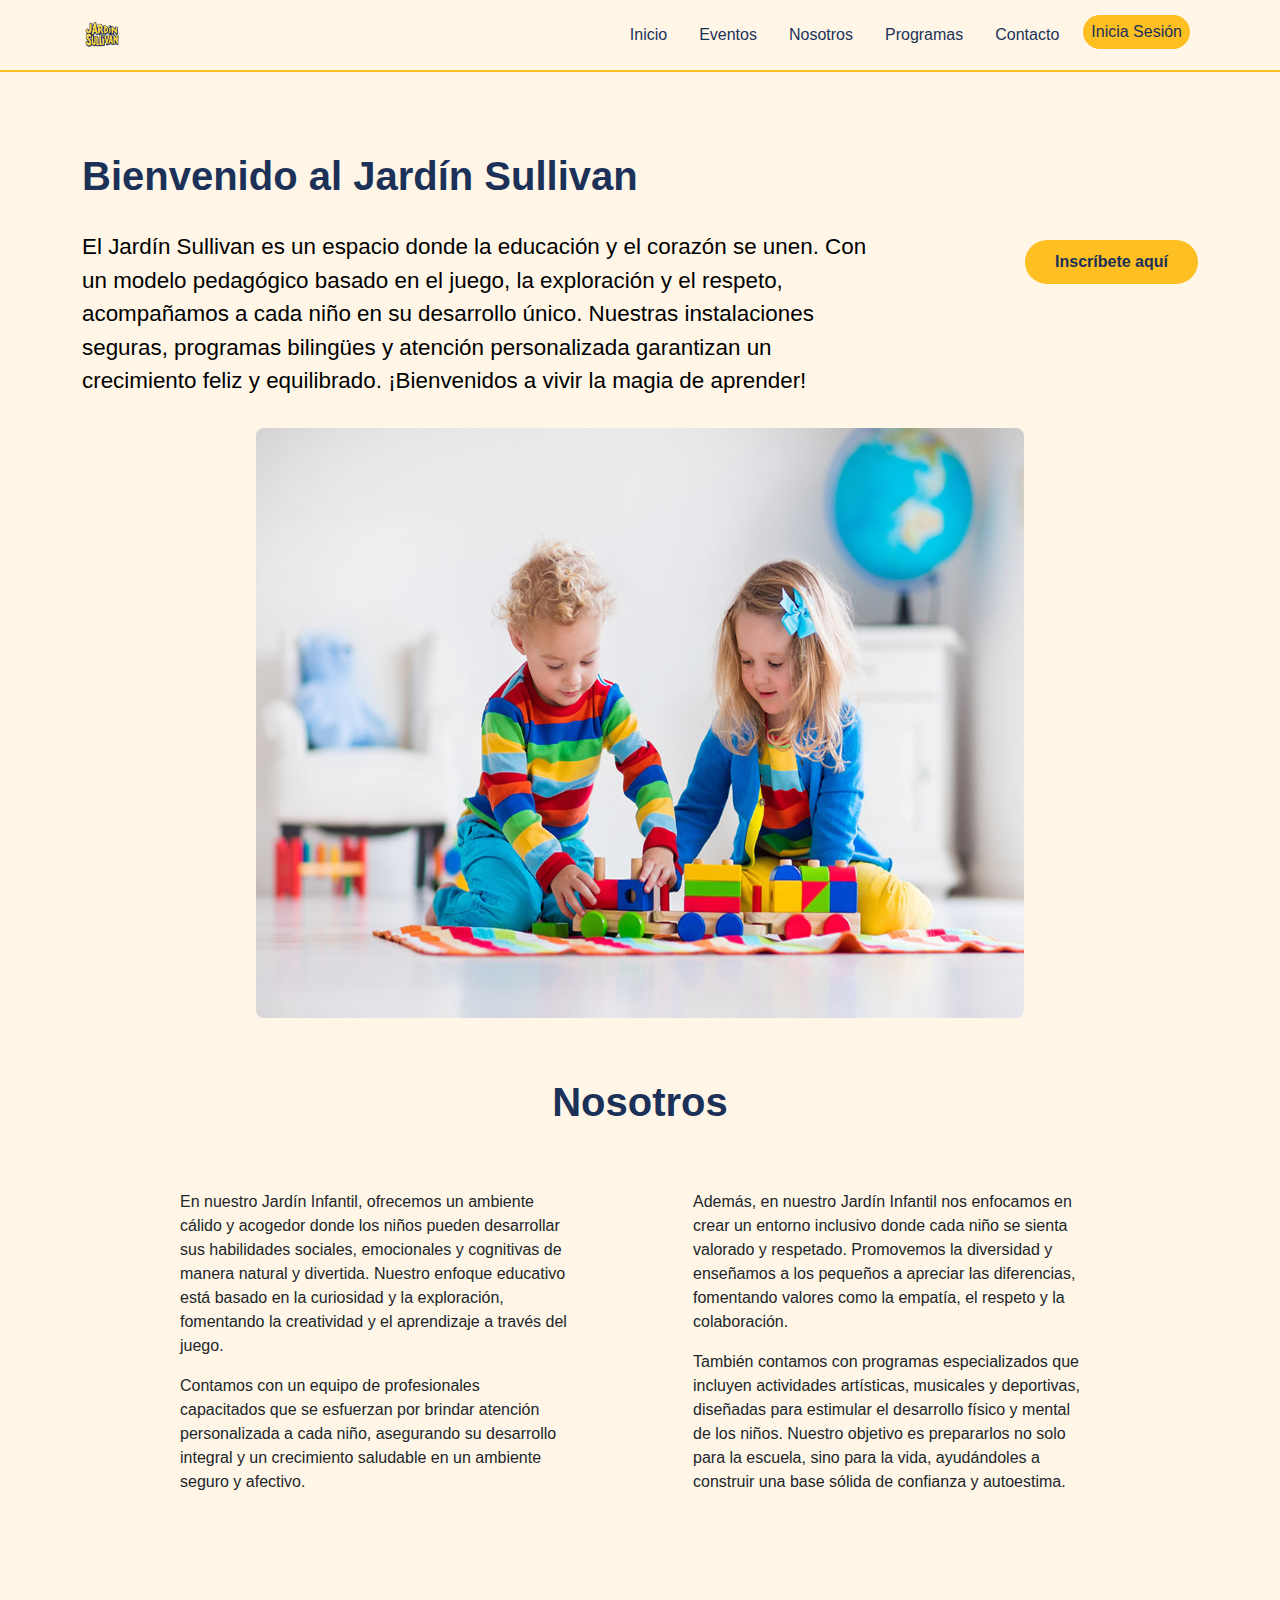
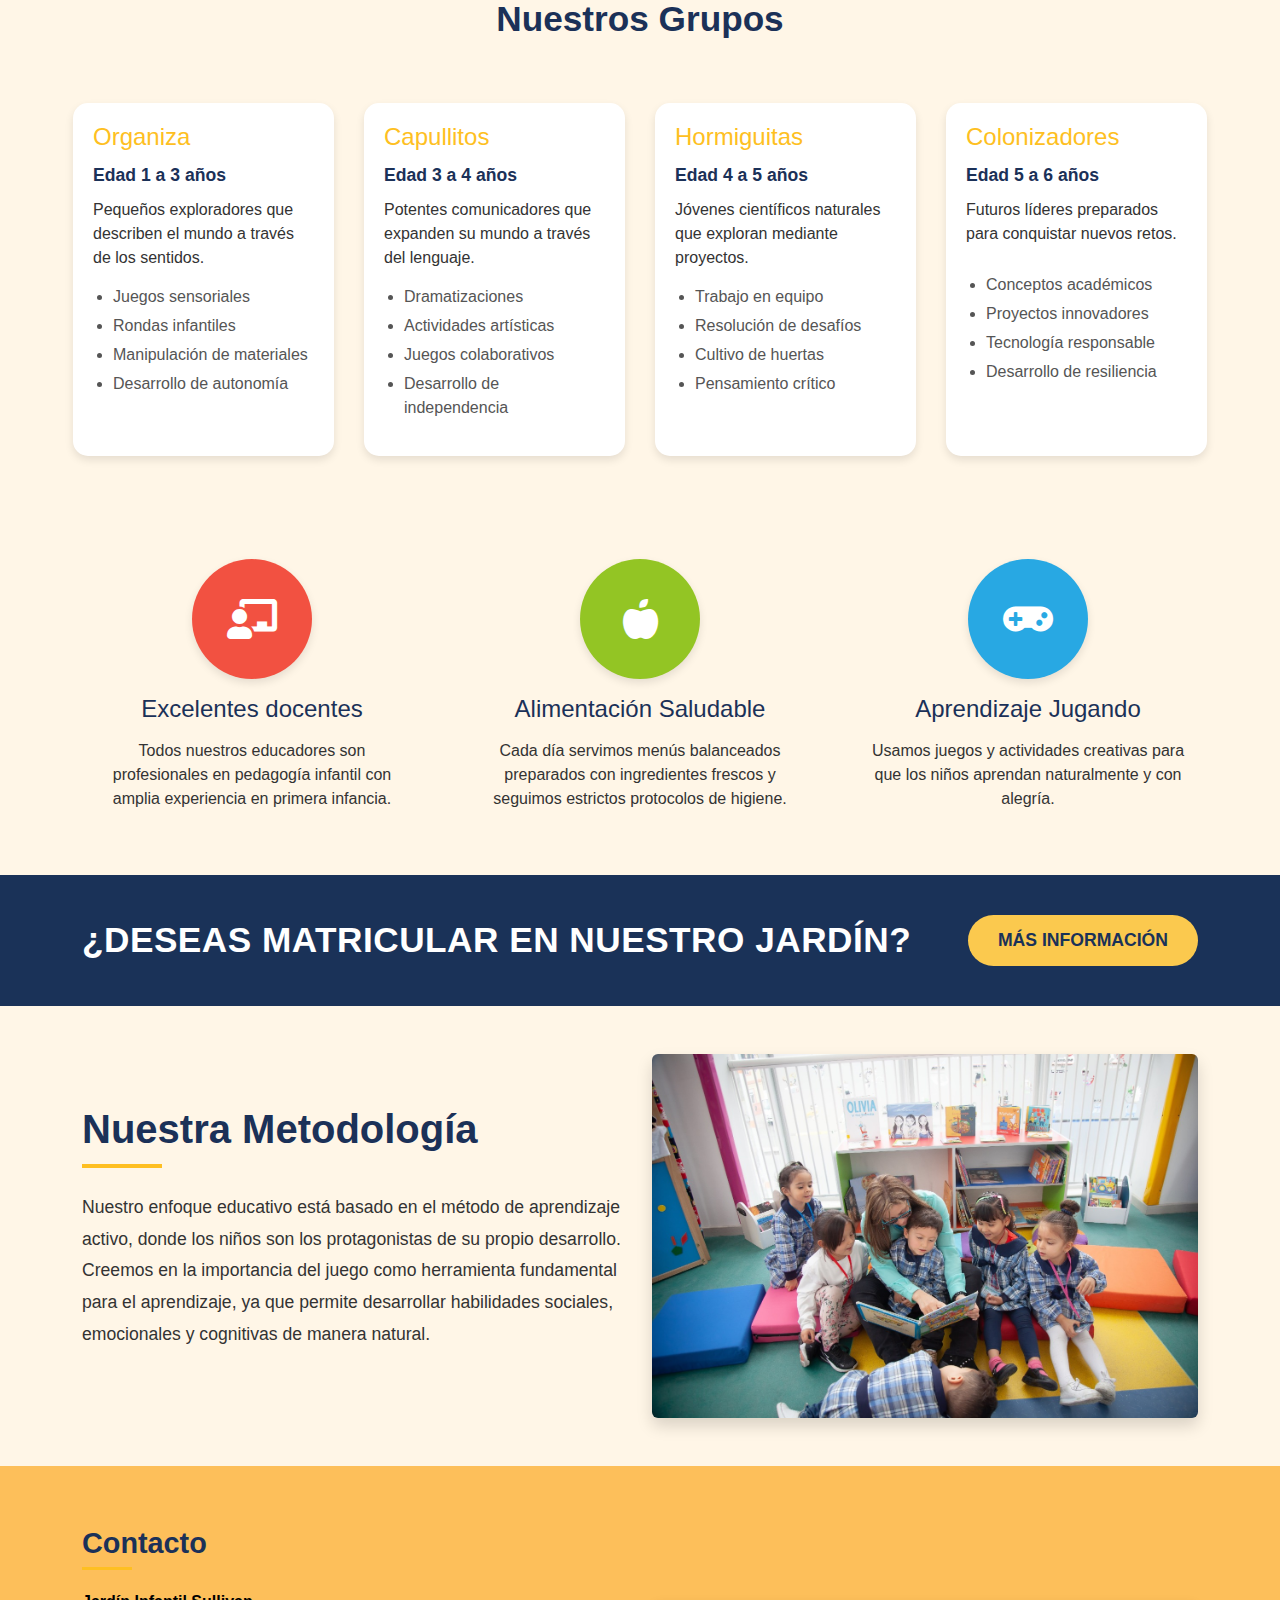
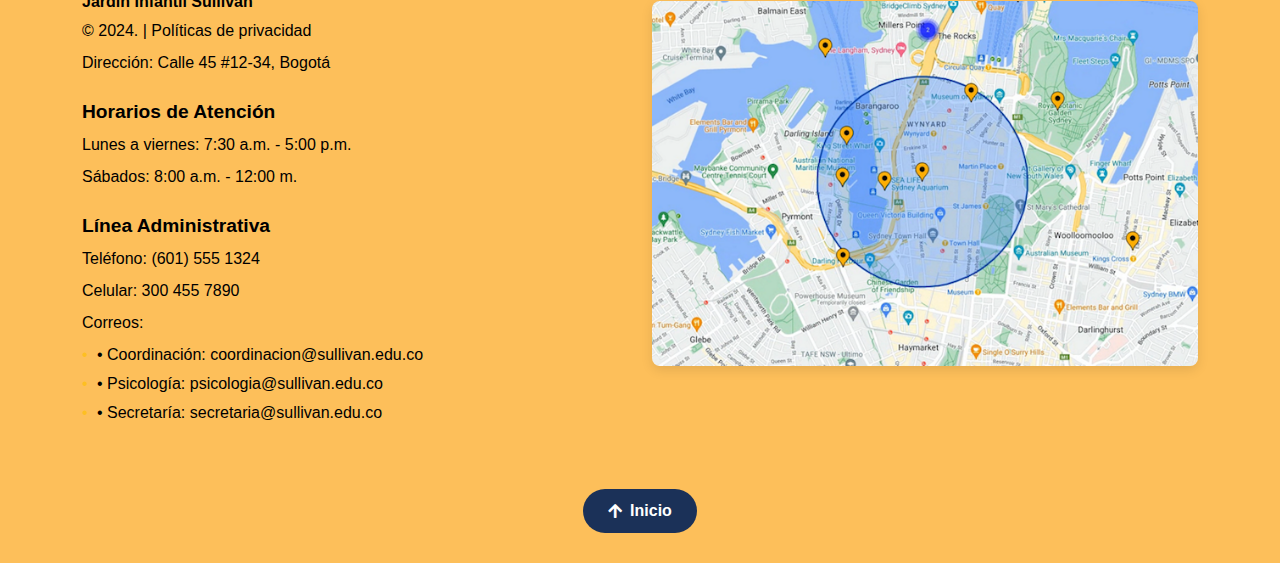
<file: index.html>
<!DOCTYPE html>
<html lang="es">
<head>
    <meta charset="UTF-8">
    <meta name="viewport" content="width=device-width, initial-scale=1.0">
    <title>Jardín Sullivan</title>
    <!-- Bootstrap CSS -->
    <link rel="stylesheet" href="https://cdnjs.cloudflare.com/ajax/libs/font-awesome/5.15.4/css/all.min.css">
    
    <link href="https://cdn.jsdelivr.net/npm/bootstrap@5.3.0/dist/css/bootstrap.min.css" rel="stylesheet">
    <!-- CSS Personalizado -->
    <style>
        /* Estilos generales */
        body {
            font-family: 'Arial', sans-serif;
        }
        
        /* Navbar */
        .navbar-custom {
            background-color: #FFF6E7;
            padding: 10px 0;
            border-bottom: 2px solid #FEBF22;
        }
        .navbar-custom .nav-link {
            color: #1B3158 !important;
            font-weight: 500;
            margin: 0 8px;
            transition: color 0.3s;
        }
        .navbar-custom .nav-link:hover {
            color: #FEBF22 !important;
        }
        .navbar-custom .navbar-brand img {
            height: 40px;
        }
        .navbar-custom .navbar-toggler {
            border-color: #1B3158;
        }
        .navbar-custom .navbar-toggler-icon {
            background-image: url("data:image/svg+xml,%3csvg viewBox='0 0 30 30' xmlns='http://www.w3.org/2000/svg'%3e%3cpath stroke='rgba(27, 49, 88, 1)' stroke-width='2' stroke-linecap='round' stroke-miterlimit='10' d='M4 7h22M4 15h22M4 23h22'/%3e%3c/svg%3e");
        }
        /* Botón de Iniciar Sesión */
        .btn-login {
            background-color: #FEBF22;
            color: #1B3158 !important;
            border-radius: 20px;
            padding: 5px 15px;
            font-weight: 600;
            margin-left: 10px;
            border: none;
        }

        /* Sección de Bienvenida */
        .welcome-section {
            background-color: #FFF6E7;
            color: #1B3158;
            padding: 80px 0;
            text-align: center;
        }
        .welcome-section h1 {
            font-size: 2.5rem;
            font-weight: bold;
            padding-left: 0px;
            margin-bottom: 30px;
            float: left;
        }
        .welcome-section p {
            font-size: 1.4rem;
            max-width: 800px;
            color: black;
            margin: 0 auto 30px;
            float: left;
            text-align: left;
        }
        /* Botón de Inscripción */
        .btn-enroll {
            background-color: #FEBF22;
            color: #1B3158 !important;
            border-radius: 30px;
            padding: 10px 30px;
            padding-left: 20px;
            float: right;
            font-weight: 600;
            border: none;
            transition: transform 0.3s;
            margin-top: 100px;
        }       
        .btn-enroll:hover {
            transform: scale(1.05);
        }
        /* Clase para la imagen - Añade esto en tu <style> */
        .imagen img {
        display: block;           /* Para que funcione margin auto */
        max-width: 100%;         /* Ajuste responsivo */
        height: 590px;          /* Mantiene proporciones */
        width: 60%;              /* Tamaño relativo al contenedor (ajusta según necesidad) */
        margin: 20px auto;       /* Centrado vertical/horizontal (20px arriba/abajo) */
        border-radius: 8px;       /* Opcional: bordes redondeados */
        }
        /* Estilos para la sección Nosotros */
        section .nos {
            text-align: center;       /* Centra el contenido */
            padding: 40px 10px;      /* Espaciado interno (ajusta según necesidad) */
            
            color: #1B3158;            /* Color de texto blanco para contraste */
        }

        section .nos h2 {
            font-size: 2.5rem;       /* Tamaño del  título (ajustable) */
            font-weight: bold;
            
        }

        .btn-enroll {
        background-color: #FEBF22;
        color: #1B3158 !important;
        border-radius: 30px;
        padding: 10px 30px;
        padding-left: 30px;
        float: right;
        font-weight: 600;
        border: none;
        transition: transform 0.3s;
        margin-top: 10px; /* Ajusta este valor según necesites */
        }
        .container.my-5 {
        margin-top: 1rem !important; /* Reduce el espacio superior */
        }

        /* columnas texto */
        .col-md-6 {
            padding: 0 15px; /* Reduce el espacio interno */
            max-width: 45%;  /* Reduce el ancho de cada columna */
            padding-left: 110px;
        }

        /* Estilos para la sección de grupos */
    .grupos-section {
        background-color: #FFF6E7;
        padding: 40px 0;
    }

    .grupos-section h2 {
        color: #1B3158;
        font-weight: bold;
        font-size: 2.2rem;
    }

    .grupo-card {
        padding: 15px;
    }

    .grupo-content {
        background-color: white;
        border-radius: 15px;
        padding: 20px;
        height: 100%;
        box-shadow: 0 4px 8px rgba(0,0,0,0.1);
        transition: transform 0.3s;
    }

    .grupo-content:hover {
        transform: translateY(-5px);
    }

    .grupo-content h3 {
        color: #FEBF22;
        font-size: 1.5rem;
        margin-bottom: 10px;
    }

    .edad {
        color: #1B3158;
        font-weight: 600;
        font-size: 1.1rem;
        margin-bottom: 10px;
    }

    .descripcion {
        color: #333;
        margin-bottom: 15px;
        min-height: 60px;
    }

    .actividades {
        padding-left: 20px;
        color: #555;
    }

    .actividades li {
        margin-bottom: 5px;
    }

    /* Responsive */
    @media (max-width: 768px) {
        .grupo-card {
            margin-bottom: 20px;
        }
    }

/* Estilos para la sección de beneficios */
.beneficios-section {
        padding: 0 0;
        background-color: #FFF6E7;
    }

    .beneficio-circulo {
        width: 120px;
        height: 120px;
        border-radius: 50%;
        display: flex;
        align-items: center;
        justify-content: center;
        color: white;
        font-size: 2.5rem;
        box-shadow: 0 4px 8px rgba(0,0,0,0.1);
    }

    .beneficio-item h3 {
        color: #1B3158;
        font-size: 1.5rem;
        margin: 15px 0;
    }

    .beneficio-item p {
        color: #333;
        padding: 0 20px;
    }

    /* Si quieres añadir el cuarto círculo (naranja) que mencionaste */
    .beneficio-circulo.extra {
        background-color: #EA8F17 !important;
    }

    /* Responsive */
    @media (max-width: 768px) {
        .beneficio-item {
            margin-bottom: 40px;
        }
        
        .beneficio-circulo {
            width: 100px;
            height: 100px;
            font-size: 2rem;
        }
    }

    .matricula-banner-horizontal {
        background-color: #1A3258;
        padding: 40px 0;
    }
    
    .matricula-banner-horizontal h2 {
        font-size: 1.2 rem;
        font-weight: 400; /* Extra negrita */
        color: white;
        margin: 0;
        display: inline-block;
        letter-spacing: 0.5px; /* Opcional: para mejor legibilidad */
    }
    
    .matricula-btn-horizontal {
        background-color: #FBC94E;
        color: #1A3258;
        padding: 12px 30px;
        border-radius: 30px;
        font-size: 1.1rem;
        font-weight: 700;
        text-decoration: none;
        display: inline-block;
        transition: all 0.3s;
        border: none;
    }
    
    .matricula-btn-horizontal:hover {
        transform: scale(1.05);
        box-shadow: 0 4px 8px rgba(0,0,0,0.2);
    }
    
    @media (max-width: 768px) {
        .matricula-banner-horizontal h2 {
            font-size: 1.4rem;
            display: block;
            margin-bottom: 15px;
        }
        
        .matricula-btn-horizontal {
            padding: 10px 25px;
            font-size: 1rem;
        }
    }

    .metodologia-section {
        background-color: #FFF6E7;
        padding: 80px 0;
    }
    
    .titulo-metodologia {
        color: #1B3158;
        font-size: 2.5rem;
        font-weight: 700;
        position: relative;
        padding-bottom: 15px;
    }
    
    .titulo-metodologia:after {
        content: '';
        position: absolute;
        left: 0;
        bottom: 0;
        width: 80px;
        height: 4px;
        background-color: #FEBF22;
    }
    
    .texto-metodologia {
        color: #333;
        font-size: 1.1rem;
        line-height: 1.8;
    }
    
    .imagen-metodologia img {
        border-radius: 10px;
        box-shadow: 0 10px 20px rgba(0,0,0,0.1);
        transition: transform 0.3s;
    }
    
    .imagen-metodologia img:hover {
        transform: scale(1.02);
    }
    
    @media (max-width: 992px) {
        .titulo-metodologia {
            font-size: 2rem;
        }
        
        .texto-metodologia {
            font-size: 1rem;
        }
    }
    
    @media (max-width: 768px) {
        .metodologia-section {
            padding: 60px 0;
        }
        
        .titulo-metodologia {
            text-align: center;
        }
        
        .titulo-metodologia:after {
            left: 50%;
            transform: translateX(-50%);
        }
    }
    .footer-section {
        background-color: #FFF6E7;
        color: #000;
        padding: 60px 0 30px;
        position: relative;
    }
    
    .footer-section h3 {
        font-size: 1.8rem;
        font-weight: 700;
        margin-bottom: 20px;
        color: #1B3158;
        position: relative;
        padding-bottom: 10px;
    }
    
    .footer-section h3:after {
        content: '';
        position: absolute;
        left: 0;
        bottom: 0;
        width: 50px;
        height: 3px;
        background-color: #FEBF22;
    }
    
    .footer-section p {
        margin-bottom: 8px;
    }
    
    .footer-section ul {
        list-style: none;
        padding-left: 0;
    }
    
    .footer-section ul li {
        margin-bottom: 5px;
        position: relative;
        padding-left: 15px;
    }
    
    .footer-section ul li:before {
        content: '•';
        position: absolute;
        left: 0;
        color: #FEBF22;
    }
    
    .footer-map {
        height: 100%;
        display: flex;
        align-items: center;
        justify-content: center;
    }
    
    .footer-map img {
        max-height: 400px;
        border-radius: 8px;
        box-shadow: 0 4px 12px rgba(0,0,0,0.1);
        transition: transform 0.3s;
    }
    
    .footer-map img:hover {
        transform: scale(1.02);
    }
    
    .btn-to-top {
        background-color: #1B3158;
        color: white;
        padding: 10px 20px;
        border-radius: 30px;
        text-decoration: none;
        display: inline-flex;
        align-items: center;
        transition: all 0.3s;
        font-weight: 600;
    }
    
    .btn-to-top:hover {
        background-color: #0F2240;
        transform: translateY(-3px);
        box-shadow: 0 4px 8px rgba(0,0,0,0.2);
    }
    
    @media (max-width: 768px) {
        .footer-section {
            padding: 40px 0 30px;
        }
        
        .footer-section h3 {
            font-size: 1.5rem;
        }
        
        .footer-map img {
            max-height: 200px;
            
        }
    }

    </style>
</head>
<body style="background-color: #FFF6E7;">
    <!-- Navbar -->
    <nav class="navbar navbar-expand-lg navbar-custom">
        <div class="container">
            <a class="navbar-brand" href="#">
                <img src="Imagen/logojardin.jpg" alt="Jardín Sullivan Logo">
            </a>
            <button class="navbar-toggler" type="button" data-bs-toggle="collapse" data-bs-target="#navbarNav">
                <span class="navbar-toggler-icon"></span>
            </button>
            <div class="collapse navbar-collapse" id="navbarNav">
                <ul class="navbar-nav ms-auto">
                    <li class="nav-item"><a class="nav-link" href="#iniccio">Inicio</a></li>
                    <li class="nav-item"><a class="nav-link" href="#">Eventos</a></li>
                    <li class="nav-item"><a class="nav-link" href="#Nosotros">Nosotros</a></li>
                    <li class="nav-item"><a class="nav-link" href="#">Programas</a></li>
                    <li class="nav-item"><a class="nav-link" href="#">Contacto</a></li>
                    <!-- Botón de Iniciar Sesión -->
                    <li class="nav-item">
                        <a class="btn-login nav-link" href="Login.html">Inicia Sesión</a>
                    </li>
                </ul>
            </div>
        </div>
    </nav>

    <!-- Sección de Bienvenida con botón de inscripción -->
    <section class="welcome-section">
        <div class="container">
            <h1>Bienvenido al Jardín Sullivan</h1>
            <p class="lead">
                El Jardín Sullivan es un espacio donde la educación y el corazón se unen. Con un modelo pedagógico basado en el juego, la exploración y el respeto, acompañamos a cada niño en su desarrollo único. Nuestras instalaciones seguras, programas bilingües y atención personalizada garantizan un crecimiento feliz y equilibrado. ¡Bienvenidos a vivir la magia de aprender!
            </p>
            <!-- Botón de Inscríbete aquí -->
            <button class="btn-enroll">Inscríbete aquí</button>
        </div>
    </section>
    <section>
        <a class="imagen" id="#nosotros">
            <img src="Imagen/niñosjugando.jpg" alt="niños jugando">
        </a>
    </section>
    
    <section>
        <div class="nos" id="#Nosotros">
            <h2>Nosotros</h2>

        </div>

    </section>

    <section class="container my-5">
        <div class="row">
            <!-- Primera columna -->
            <div class="col-md-6">
                <p>
                    En nuestro Jardín Infantil, ofrecemos un ambiente cálido y acogedor donde los niños pueden desarrollar sus habilidades sociales, emocionales y cognitivas de manera natural y divertida. Nuestro enfoque educativo está basado en la curiosidad y la exploración, fomentando la creatividad y el aprendizaje a través del juego.
                </p>
                <p>
                    Contamos con un equipo de profesionales capacitados que se esfuerzan por brindar atención personalizada a cada niño, asegurando su desarrollo integral y un crecimiento saludable en un ambiente seguro y afectivo.
                </p>
            </div>
    
            <!-- Segunda columna -->
            <div class="col-md-6">
                <p>
                    Además, en nuestro Jardín Infantil nos enfocamos en crear un entorno inclusivo donde cada niño se sienta valorado y respetado. Promovemos la diversidad y enseñamos a los pequeños a apreciar las diferencias, fomentando valores como la empatía, el respeto y la colaboración.
                </p>
                <p>
                    También contamos con programas especializados que incluyen actividades artísticas, musicales y deportivas, diseñadas para estimular el desarrollo físico y mental de los niños. Nuestro objetivo es prepararlos no solo para la escuela, sino para la vida, ayudándoles a construir una base sólida de confianza y autoestima.
                </p>
            </div>
        </div>
    </section>
    
    <section class="container my-5 grupos-section">
        <h2 class="text-center mb-5">Nuestros Grupos</h2>
        <div class="row">
            <!-- Grupo 1: Organiza -->
            <div class="col-md-3 grupo-card">
                <div class="grupo-content">
                    <h3>Organiza</h3>
                    <p class="edad">Edad 1 a 3 años</p>
                    <p class="descripcion">Pequeños exploradores que describen el mundo a través de los sentidos.</p>
                    <ul class="actividades">
                        <li>Juegos sensoriales</li>
                        <li>Rondas infantiles</li>
                        <li>Manipulación de materiales</li>
                        <li>Desarrollo de autonomía</li>
                    </ul>
                </div>
            </div>
    
            <!-- Grupo 2: Capullitos -->
            <div class="col-md-3 grupo-card">
                <div class="grupo-content">
                    <h3>Capullitos</h3>
                    <p class="edad">Edad 3 a 4 años</p>
                    <p class="descripcion">Potentes comunicadores que expanden su mundo a través del lenguaje.</p>
                    <ul class="actividades">
                        <li>Dramatizaciones</li>
                        <li>Actividades artísticas</li>
                        <li>Juegos colaborativos</li>
                        <li>Desarrollo de independencia</li>
                    </ul>
                </div>
            </div>
    
            <!-- Grupo 3: Hormiguitas -->
            <div class="col-md-3 grupo-card">
                <div class="grupo-content">
                    <h3>Hormiguitas</h3>
                    <p class="edad">Edad 4 a 5 años</p>
                    <p class="descripcion">Jóvenes científicos naturales que exploran mediante proyectos.</p>
                    <ul class="actividades">
                        <li>Trabajo en equipo</li>
                        <li>Resolución de desafíos</li>
                        <li>Cultivo de huertas</li>
                        <li>Pensamiento crítico</li>
                    </ul>
                </div>
            </div>
    
            <!-- Grupo 4: Colonizadores -->
            <div class="col-md-3 grupo-card">
                <div class="grupo-content">
                    <h3>Colonizadores</h3>
                    <p class="edad">Edad 5 a 6 años</p>
                    <p class="descripcion">Futuros líderes preparados para conquistar nuevos retos.</p>
                    <ul class="actividades">
                        <li>Conceptos académicos</li>
                        <li>Proyectos innovadores</li>
                        <li>Tecnología responsable</li>
                        <li>Desarrollo de resiliencia</li>
                    </ul>
                </div>
            </div>
        </div>
    </section>

        <!-- Añade esta sección donde quieras que aparezca -->
    <section class="container my-5 beneficios-section">
        <div class="row justify-content-center">
            <!-- Beneficio 1 -->
            <div class="col-md-4 text-center beneficio-item">
                <div class="beneficio-circulo mx-auto" style="background-color: #F25141;">
                    <i class="fas fa-chalkboard-teacher"></i> <!-- Icono opcional -->
                </div>
                <h3 class="mt-3">Excelentes docentes</h3>
                <p>Todos nuestros educadores son profesionales en pedagogía infantil con amplia experiencia en primera infancia.</p>
            </div>

            <!-- Beneficio 2 -->
            <div class="col-md-4 text-center beneficio-item">
                <div class="beneficio-circulo mx-auto" style="background-color: #93C524;">
                    <i class="fas fa-apple-alt"></i> <!-- Icono opcional -->
                </div>
                <h3 class="mt-3">Alimentación Saludable</h3>
                <p>Cada día servimos menús balanceados preparados con ingredientes frescos y seguimos estrictos protocolos de higiene.</p>
            </div>

            <!-- Beneficio 3 -->
            <div class="col-md-4 text-center beneficio-item">
                <div class="beneficio-circulo mx-auto" style="background-color: #28A8E3;">
                    <i class="fas fa-gamepad"></i> <!-- Icono opcional -->
                </div>
                <h3 class="mt-3">Aprendizaje Jugando</h3>
                <p>Usamos juegos y actividades creativas para que los niños aprendan naturalmente y con alegría.</p>
            </div>
        </div>
    </section>

        <!-- Banner de matriculación -->
        <section class="matricula-banner-horizontal" style="background-color: #1A3258; padding: 40px 0;">
            <div class="container">
                <div class="row align-items-center justify-content-center">
                    <div class="col-md-8 col-lg-9 text-center text-md-start">
                        <h2 style="font-size: 2.2rem; font-weight: 800; color: white; margin: 0; display: inline-block; vertical-align: middle;">¿DESEAS MATRICULAR EN NUESTRO JARDÍN?</h2>
                    </div>
                    <div class="col-md-4 col-lg-3 text-center text-md-end mt-3 mt-md-0">
                        <a href="#" class="matricula-btn-horizontal" style="background-color: #FBC94E; color: #1A3258; padding: 12px 30px; border-radius: 30px; font-size: 1.1rem; font-weight: 700; text-decoration: none; display: inline-block; transition: all 0.3s;">MÁS INFORMACIÓN</a>
                    </div>
                </div>
            </div>
        </section>

        <section class="metodologia-section py-5">
            <div class="container">
                <div class="row align-items-center">
                    <!-- Columna de texto -->
                    <div class="col-lg-6">
                        <h2 class="titulo-metodologia mb-4">Nuestra Metodología</h2>
                        <p class="texto-metodologia">
                            Nuestro enfoque educativo está basado en el método de aprendizaje activo, donde los niños son los protagonistas de su propio desarrollo. Creemos en la importancia del juego como herramienta fundamental para el aprendizaje, ya que permite desarrollar habilidades sociales, emocionales y cognitivas de manera natural.
                        </p>
                    </div>
                    
                    <!-- Columna de imagen -->
                    <div class="col-lg-6 mt-4 mt-lg-0">
                        <div class="imagen-metodologia">
                            <img src="Imagen/profesora.jpeg" alt="Profesora con niños" class="img-fluid rounded shadow">
                        </div>
                    </div>
                </div>
            </div>
        </section>



    <!-- Bootstrap JS -->
    <script src="https://cdn.jsdelivr.net/npm/bootstrap@5.3.0/dist/js/bootstrap.bundle.min.js"></script>
</body>

<footer class="footer-section" style="background-color: #FDBF5A; color: #000; padding: 60px 0 30px;">
    <div class="container">
        <div class="row">
            <!-- Información de contacto -->
            <div class="col-lg-6">
                <h3 style="font-size: 1.8rem; font-weight: 700; margin-bottom: 20px; color: #1B3158;">Contacto</h3>
                
                <div style="margin-bottom: 25px;">
                    <p style="font-weight: 600; margin-bottom: 5px;">Jardín Infantil Sullivan</p>
                    <p>© 2024. | Políticas de privacidad</p>
                    <p>Dirección: Calle 45 #12-34, Bogotá</p>
                </div>
                
                <div style="margin-bottom: 25px;">
                    <h4 style="font-size: 1.2rem; font-weight: 600; margin-bottom: 10px;">Horarios de Atención</h4>
                    <p>Lunes a viernes: 7:30 a.m. - 5:00 p.m.</p>
                    <p>Sábados: 8:00 a.m. - 12:00 m.</p>
                </div>
                
                <div>
                    <h4 style="font-size: 1.2rem; font-weight: 600; margin-bottom: 10px;">Línea Administrativa</h4>
                    <p>Teléfono: (601) 555 1324</p>
                    <p>Celular: 300 455 7890</p>
                    <p>Correos:</p>
                    <ul style="list-style: none; padding-left: 0;">
                        <li>• Coordinación: coordinacion@sullivan.edu.co</li>
                        <li>• Psicología: psicologia@sullivan.edu.co</li>
                        <li>• Secretaría: secretaria@sullivan.edu.co</li>
                    </ul>
                </div>
            </div>
            
            <!-- Mapa -->
            <div class="col-lg-6 mt-4 mt-lg-0">
                <div style="height: 100%; min-height: 300px; display: flex; align-items: center; justify-content: center;">
                    <img src="Imagen/mapa.png" alt="Ubicación del Jardín Sullivan" class="img-fluid" style="max-height: 400px; border-radius: 8px; box-shadow: 0 4px 12px rgba(0,0,0,0.1);">
                </div>
            </div>
        </div>
        
        <!-- Botón para subir -->
        <div class="text-center mt-5">
            <a href="#" class="btn-to-top" style="background-color: #1B3158; color: white; padding: 10px 25px; border-radius: 30px; text-decoration: none; display: inline-flex; align-items: center; transition: all 0.3s;">
                <i class="fas fa-arrow-up" style="margin-right: 8px;"></i> Inicio
            </a>
        </div>
    </div>
</footer>
</html>
</file>
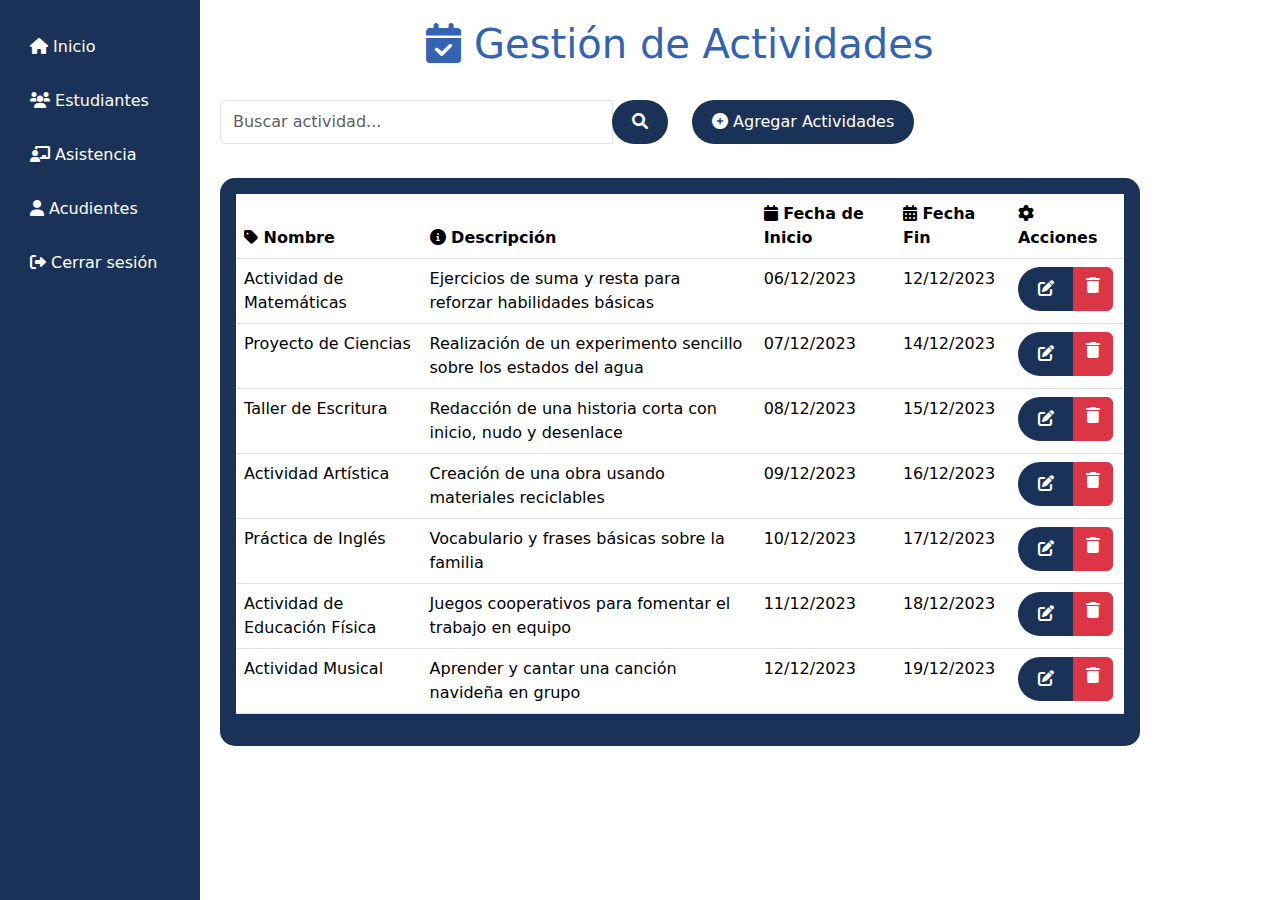
<file: Actividades.html>
<!DOCTYPE html>
<html lang="es">
<head>
    <meta charset="UTF-8">
    <meta name="viewport" content="width=device-width, initial-scale=1.0">
    <title>Actividades</title>
    <!-- Bootstrap CSS -->
    <link href="https://cdn.jsdelivr.net/npm/bootstrap@5.3.0/dist/css/bootstrap.min.css" rel="stylesheet">
    <!-- Font Awesome -->
    <link rel="stylesheet" href="https://cdnjs.cloudflare.com/ajax/libs/font-awesome/6.0.0/css/all.min.css">
    <!-- CSS Personalizado -->
    <link rel="stylesheet" href="styles.css">
</head>
<body>
    <div class="container-fluid">
        <div class="row">
            <!-- Barra de Navegación -->
            <div class="col-md-3 sidebar">
                <nav class="nav flex-column">
                    <a class="nav-link" href="index.html"><i class="fas fa-home"></i> Inicio</a>
                    <a class="nav-link" href="Estudiantes.html"><i class="fas fa-users"></i> Estudiantes</a>
                    <a class="nav-link" href="Asistencia.html"><i class="fas fa-chalkboard-teacher"></i> Asistencia</a>
                    <a class="nav-link" href="Acudientes.html"><i class="fas fa-user"></i> Acudientes</a>
                    <a class="nav-link" href="index.html"><i class="fas fa-sign-out-alt"></i> Cerrar sesión</a>
                </nav>
            </div>

            <!-- Contenido Principal -->
            <div class="col-md-9 content">
                <div class="row">
                    <div class="col-12 mb-4">
                        <h1 class="text-center"><i class="fas fa-calendar-check"></i> Gestión de Actividades</h1>
                    </div>
                    
                    <!-- Barra de búsqueda y botón de agregar -->
                    <div class="col-12 mb-4">
                        <div class="row">
                            <div class="col-md-6">
                                <div class="input-group">
                                    <input type="text" class="form-control" placeholder="Buscar actividad...">
                                    <div class="input-group-append">
                                        <button class="btn btn-primary" type="button">
                                            <i class="fas fa-search"></i>
                                        </button>
                                    </div>
                                </div>
                            </div>
                            <div class="col-md-6 text-right">
                                <button type="button" class="btn btn-primary" data-bs-toggle="modal" data-bs-target="#agregarEstudianteModal">
                                    <i class="fas fa-plus-circle"></i> Agregar Actividades
                                </button>
                            </div>
                        </div>
                    </div>

                    <!-- Tabla de actividades -->
                    <div class="col-12">
                        <div class="card">
                            <div class="card-body">
                                <div class="table-responsive">
                                    <table class="table table-hover">
                                        <thead class="thead-dark">
                                            <tr>
                                                <th><i class="fas fa-tag"></i> Nombre</th>
                                                <th><i class="fas fa-info-circle"></i> Descripción</th>
                                                <th><i class="fas fa-calendar"></i> Fecha de Inicio</th>
                                                <th><i class="fas fa-calendar-alt"></i> Fecha Fin</th>
                                                <th><i class="fas fa-cog"></i> Acciones</th>
                                            </tr>
                                        </thead>
                                        <tbody>
                                            <!-- Ejemplo de fila -->
                                            <tr>
                                                <td>Actividad de Matemáticas</td>
                                                <td>Ejercicios de suma y resta para reforzar habilidades básicas</td>
                                                <td>06/12/2023</td>
                                                <td>12/12/2023</td>
                                                <td>
                                                    <div class="btn-group">
                                                        <a href="#" class="btn btn-primary"><i class="fas fa-edit"></i></a>
                                                        <a href="#" class="btn btn-danger"><i class="fas fa-trash"></i></a>
                                                    </div>
                                                </td>
                                            </tr>
                                            <tr>
                                                <td>Proyecto de Ciencias</td>
                                                <td>Realización de un experimento sencillo sobre los estados del agua</td>
                                                <td>07/12/2023</td>
                                                <td>14/12/2023</td>
                                                <td>
                                                    <div class="btn-group">
                                                        <a href="#" class="btn btn-primary"><i class="fas fa-edit"></i></a>
                                                        <a href="#" class="btn btn-danger"><i class="fas fa-trash"></i></a>
                                                    </div>
                                                </td>
                                            </tr>
                                            <tr>
                                                <td>Taller de Escritura</td>
                                                <td>Redacción de una historia corta con inicio, nudo y desenlace</td>
                                                <td>08/12/2023</td>
                                                <td>15/12/2023</td>
                                                <td>
                                                    <div class="btn-group">
                                                        <a href="#" class="btn btn-primary"><i class="fas fa-edit"></i></a>
                                                        <a href="#" class="btn btn-danger"><i class="fas fa-trash"></i></a>
                                                    </div>
                                                </td>
                                            </tr>
                                            <tr>
                                                <td>Actividad Artística</td>
                                                <td>Creación de una obra usando materiales reciclables</td>
                                                <td>09/12/2023</td>
                                                <td>16/12/2023</td>
                                                <td>
                                                    <div class="btn-group">
                                                        <a href="#" class="btn btn-primary"><i class="fas fa-edit"></i></a>
                                                        <a href="#" class="btn btn-danger"><i class="fas fa-trash"></i></a>
                                                    </div>
                                                </td>
                                            </tr>
                                            <tr>
                                                <td>Práctica de Inglés</td>
                                                <td>Vocabulario y frases básicas sobre la familia</td>
                                                <td>10/12/2023</td>
                                                <td>17/12/2023</td>
                                                <td>
                                                    <div class="btn-group">
                                                        <a href="#" class="btn btn-primary"><i class="fas fa-edit"></i></a>
                                                        <a href="#" class="btn btn-danger"><i class="fas fa-trash"></i></a>
                                                    </div>
                                                </td>
                                            </tr>
                                            <tr>
                                                <td>Actividad de Educación Física</td>
                                                <td>Juegos cooperativos para fomentar el trabajo en equipo</td>
                                                <td>11/12/2023</td>
                                                <td>18/12/2023</td>
                                                <td>
                                                    <div class="btn-group">
                                                        <a href="#" class="btn btn-primary"><i class="fas fa-edit"></i></a>
                                                        <a href="#" class="btn btn-danger"><i class="fas fa-trash"></i></a>
                                                    </div>
                                                </td>
                                            </tr>
                                            <tr>
                                                <td>Actividad Musical</td>
                                                <td>Aprender y cantar una canción navideña en grupo</td>
                                                <td>12/12/2023</td>
                                                <td>19/12/2023</td>
                                                <td>
                                                    <div class="btn-group">
                                                        <a href="#" class="btn btn-primary"><i class="fas fa-edit"></i></a>
                                                        <a href="#" class="btn btn-danger"><i class="fas fa-trash"></i></a>
                                                    </div>
                                                </td>
                                            </tr>
                                            
                                            <!-- Agrega más filas con datos de actividades -->
                                        </tbody>
                                    </table>
                                </div>
                            </div>
                        </div>
                    </div>
                </div>
            </div>
        </div>
    </div>

     <!-- Modal para agregar estudiante -->
     <div class="modal fade" id="agregarEstudianteModal" tabindex="-1" aria-labelledby="agregarEstudianteModalLabel" aria-hidden="true">
        <div class="modal-dialog modal-lg">
            <div class="modal-content">
                <div class="modal-header">
                    <h5 class="modal-title" id="agregarEstudianteModalLabel"><i class="fas fa-plus-circle"></i> Agregar Actividades</h5>
                    <button type="button" class="btn-close" data-bs-dismiss="modal" aria-label="Cerrar"></button>
                </div>
                <div class="modal-body">
                    <!-- Formulario dentro del modal -->
                    <form>
                        <div class="mb-3">
                            <label for="nombre" class="form-label"><i class="fas fa-user"></i> Nombre</label>
                            <input type="text" class="form-control" id="nombre" placeholder="Ingresa el nombre" required>
                        </div>
                        <div class="mb-3">
                            <label for="correo" class="form-label"><i class="fas fa-info-circle"></i> Descripción</label>
                            <input type="email" class="form-control" id="correo" placeholder="Ingresa la descripción" required>
                        </div>
                        <div class="mb-3">
                            <label for="fechaNacimiento" class="form-label"><i class="fas fa-calendar-day"></i> Fecha inicio</label>
                            <input type="date" class="form-control" id="fechaNacimiento" required>
                        </div>
                        <div class="mb-3">
                            <label for="fechaNacimiento" class="form-label"><i class="fas fa-calendar-day"></i> Fecha fin</label>
                            <input type="date" class="form-control" id="fechaNacimiento" required>
                        </div>
                    </form>
                </div>
                <div class="modal-footer">
                    <button type="button" class="btn btn-secondary" data-bs-dismiss="modal">Cerrar</button>
                    <button type="button" class="btn btn-primary">Guardar</button>
                </div>
            </div>
        </div>
    </div>

    <!-- Bootstrap JS -->
    <script src="https://cdn.jsdelivr.net/npm/bootstrap@5.3.0/dist/js/bootstrap.bundle.min.js"></script>
</body>
</html>
</file>
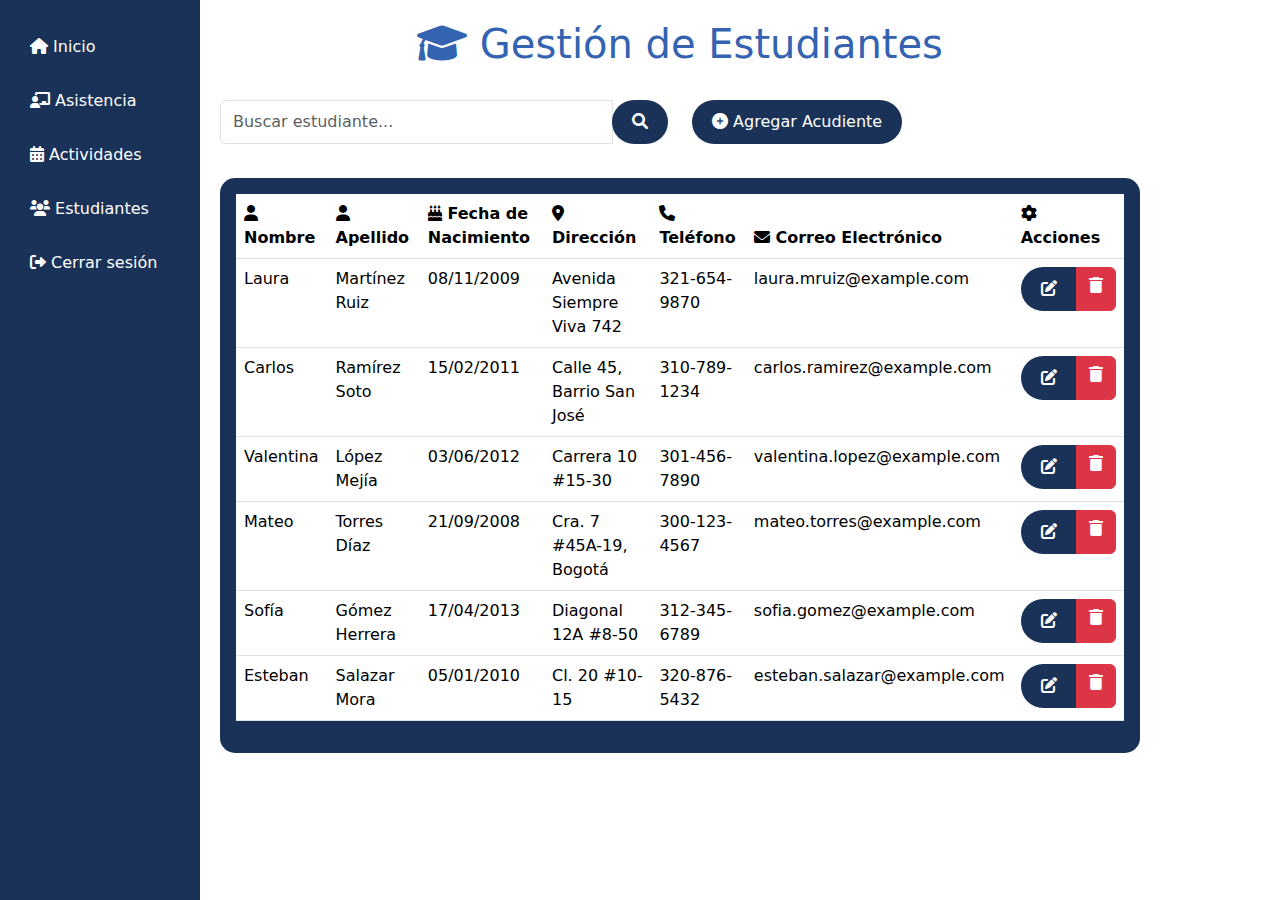
<file: Acudientes.html>
<!DOCTYPE html>
<html lang="es">
<head>
    <meta charset="UTF-8">
    <meta name="viewport" content="width=device-width, initial-scale=1.0">
    <title>Estudiantes</title>
    <!-- Bootstrap CSS -->
    <link href="https://cdn.jsdelivr.net/npm/bootstrap@5.3.0/dist/css/bootstrap.min.css" rel="stylesheet">
    <!-- Font Awesome -->
    <link rel="stylesheet" href="https://cdnjs.cloudflare.com/ajax/libs/font-awesome/6.0.0/css/all.min.css">
    <!-- CSS Personalizado -->
    <link rel="stylesheet" href="styles.css">
</head>
<body>
    <div class="container-fluid">
        <div class="row">
            <!-- Barra de Navegación -->
            <div class="col-md-3 sidebar">
                <nav class="nav flex-column">
                    <a class="nav-link" href="index.html"><i class="fas fa-home"></i> Inicio</a>
                    <a class="nav-link" href="Asistencia.html"><i class="fas fa-chalkboard-teacher"></i> Asistencia</a>
                    <a class="nav-link" href="Actividades.html"><i class="fas fa-calendar-alt"></i> Actividades</a>
                    <a class="nav-link" href="Estudiantes.html"><i class="fas fa-users"></i> Estudiantes</a>
                    <a class="nav-link" href="Login.html"><i class="fas fa-sign-out-alt"></i> Cerrar sesión</a>
                </nav>
            </div>

            <!-- Contenido Principal -->
            <div class="col-md-9 content">
                <div class="row">
                    <div class="col-12 mb-4">
                        <h1 class="text-center"><i class="fas fa-graduation-cap"></i> Gestión de Estudiantes</h1>
                    </div>
                    
                    <!-- Barra de búsqueda y botón de agregar -->
                    <div class="col-12 mb-4">
                        <div class="row">
                            <div class="col-md-6">
                                <div class="input-group">
                                    <input type="text" class="form-control" placeholder="Buscar estudiante...">
                                    <div class="input-group-append">
                                        <button class="btn btn-primary" type="button">
                                            <i class="fas fa-search"></i>
                                        </button>
                                    </div>
                                </div>
                            </div>
                            <div class="col-md-6 text-right">
                                <!-- Botón para abrir el modal -->
                                <button type="button" class="btn btn-primary" data-bs-toggle="modal" data-bs-target="#agregarEstudianteModal">
                                    <i class="fas fa-plus-circle"></i> Agregar Acudiente
                                </button>
                            </div>
                        </div>
                    </div>

                    <!-- Tabla de estudiantes -->
                    <div class="col-12">
                        <div class="card">
                            <div class="card-body">
                                <div class="table-responsive">
                                    <table class="table table-hover">
                                        <thead class="thead-dark">
                                            <tr>
                                                <th><i class="fas fa-user"></i> Nombre</th>
                                                <th><i class="fas fa-user"></i> Apellido</th>
                                                <th><i class="fas fa-birthday-cake"></i> Fecha de Nacimiento</th>
                                                <th><i class="fas fa-map-marker-alt"></i> Dirección</th>
                                                <th><i class="fas fa-phone"></i> Teléfono</th>
                                                <th><i class="fas fa-envelope"></i> Correo Electrónico</th>
                                                <th><i class="fas fa-cog"></i> Acciones</th>
                                            </tr>
                                        </thead>
                                        <tbody>
                                            <!-- Ejemplo de fila -->
                                            <tr>
                                                <td>Laura</td>
                                                <td>Martínez Ruiz</td>
                                                <td>08/11/2009</td>
                                                <td>Avenida Siempre Viva 742</td>
                                                <td>321-654-9870</td>
                                                <td>laura.mruiz@example.com</td>
                                                <td>
                                                    <div class="btn-group">
                                                        <a href="#" class="btn btn-primary"><i class="fas fa-edit"></i></a>
                                                        <a href="#" class="btn btn-danger"><i class="fas fa-trash"></i></a>
                                                    </div>
                                                </td>
                                            </tr>
                                            <tr>
                                                <td>Carlos</td>
                                                <td>Ramírez Soto</td>
                                                <td>15/02/2011</td>
                                                <td>Calle 45, Barrio San José</td>
                                                <td>310-789-1234</td>
                                                <td>carlos.ramirez@example.com</td>
                                                <td>
                                                    <div class="btn-group">
                                                        <a href="#" class="btn btn-primary"><i class="fas fa-edit"></i></a>
                                                        <a href="#" class="btn btn-danger"><i class="fas fa-trash"></i></a>
                                                    </div>
                                                </td>
                                            </tr>
                                            <tr>
                                                <td>Valentina</td>
                                                <td>López Mejía</td>
                                                <td>03/06/2012</td>
                                                <td>Carrera 10 #15-30</td>
                                                <td>301-456-7890</td>
                                                <td>valentina.lopez@example.com</td>
                                                <td>
                                                    <div class="btn-group">
                                                        <a href="#" class="btn btn-primary"><i class="fas fa-edit"></i></a>
                                                        <a href="#" class="btn btn-danger"><i class="fas fa-trash"></i></a>
                                                    </div>
                                                </td>
                                            </tr>
                                            <tr>
                                                <td>Mateo</td>
                                                <td>Torres Díaz</td>
                                                <td>21/09/2008</td>
                                                <td>Cra. 7 #45A-19, Bogotá</td>
                                                <td>300-123-4567</td>
                                                <td>mateo.torres@example.com</td>
                                                <td>
                                                    <div class="btn-group">
                                                        <a href="#" class="btn btn-primary"><i class="fas fa-edit"></i></a>
                                                        <a href="#" class="btn btn-danger"><i class="fas fa-trash"></i></a>
                                                    </div>
                                                </td>
                                            </tr>
                                            <tr>
                                                <td>Sofía</td>
                                                <td>Gómez Herrera</td>
                                                <td>17/04/2013</td>
                                                <td>Diagonal 12A #8-50</td>
                                                <td>312-345-6789</td>
                                                <td>sofia.gomez@example.com</td>
                                                <td>
                                                    <div class="btn-group">
                                                        <a href="#" class="btn btn-primary"><i class="fas fa-edit"></i></a>
                                                        <a href="#" class="btn btn-danger"><i class="fas fa-trash"></i></a>
                                                    </div>
                                                </td>
                                            </tr>
                                            <tr>
                                                <td>Esteban</td>
                                                <td>Salazar Mora</td>
                                                <td>05/01/2010</td>
                                                <td>Cl. 20 #10-15</td>
                                                <td>320-876-5432</td>
                                                <td>esteban.salazar@example.com</td>
                                                <td>
                                                    <div class="btn-group">
                                                        <a href="#" class="btn btn-primary"><i class="fas fa-edit"></i></a>
                                                        <a href="#" class="btn btn-danger"><i class="fas fa-trash"></i></a>
                                                    </div>
                                                </td>
                                            </tr>
                                            
                                            <!-- Agrega más filas con datos de estudiantes -->
                                        </tbody>
                                    </table>
                                </div>
                            </div>
                        </div>
                    </div>
                </div>
            </div>
        </div>
    </div>

    <!-- Modal para agregar -->
    <div class="modal fade" id="agregarEstudianteModal" tabindex="-1" aria-labelledby="agregarEstudianteModalLabel" aria-hidden="true">
        <div class="modal-dialog modal-lg">
            <div class="modal-content">
                <div class="modal-header">
                    <h5 class="modal-title" id="agregarEstudianteModalLabel"><i class="fas fa-plus-circle"></i> Agregar Acudiente</h5>
                    <button type="button" class="btn-close" data-bs-dismiss="modal" aria-label="Cerrar"></button>
                </div>
                <div class="modal-body">
                    <!-- Formulario dentro del modal -->
                    <form>
                        <div class="mb-3">
                            <label for="nombre" class="form-label"><i class="fas fa-user"></i> Nombre</label>
                            <input type="text" class="form-control" id="nombre" placeholder="Ingresa el nombre" required>
                        </div>
                        <div class="mb-3">
                            <label for="apellido" class="form-label"><i class="fas fa-user"></i> Apellido</label>
                            <input type="text" class="form-control" id="apellido" placeholder="Ingresa el apellido" required>
                        </div>
                        <div class="mb-3">
                            <label for="fechaNacimiento" class="form-label"><i class="fas fa-birthday-cake"></i> Fecha de Nacimiento</label>
                            <input type="date" class="form-control" id="fechaNacimiento" required>
                        </div>
                        <div class="mb-3">
                            <label for="direccion" class="form-label"><i class="fas fa-map-marker-alt"></i> Dirección</label>
                            <input type="text" class="form-control" id="direccion" placeholder="Ingresa la dirección" required>
                        </div>
                        <div class="mb-3">
                            <label for="telefono" class="form-label"><i class="fas fa-phone"></i> Teléfono</label>
                            <input type="tel" class="form-control" id="telefono" placeholder="Ingresa el teléfono" required>
                        </div>
                        <div class="mb-3">
                            <label for="correo" class="form-label"><i class="fas fa-envelope"></i> Correo Electrónico</label>
                            <input type="email" class="form-control" id="correo" placeholder="Ingresa el correo electrónico" required>
                        </div>
                    </form>
                </div>
                <div class="modal-footer">
                    <button type="button" class="btn btn-secondary" data-bs-dismiss="modal">Cerrar</button>
                    <button type="button" class="btn btn-primary">Guardar</button>
                </div>
            </div>
        </div>
    </div>

    <!-- Bootstrap JS -->
    <script src="https://cdn.jsdelivr.net/npm/bootstrap@5.3.0/dist/js/bootstrap.bundle.min.js"></script>
</body>
</html>
</file>
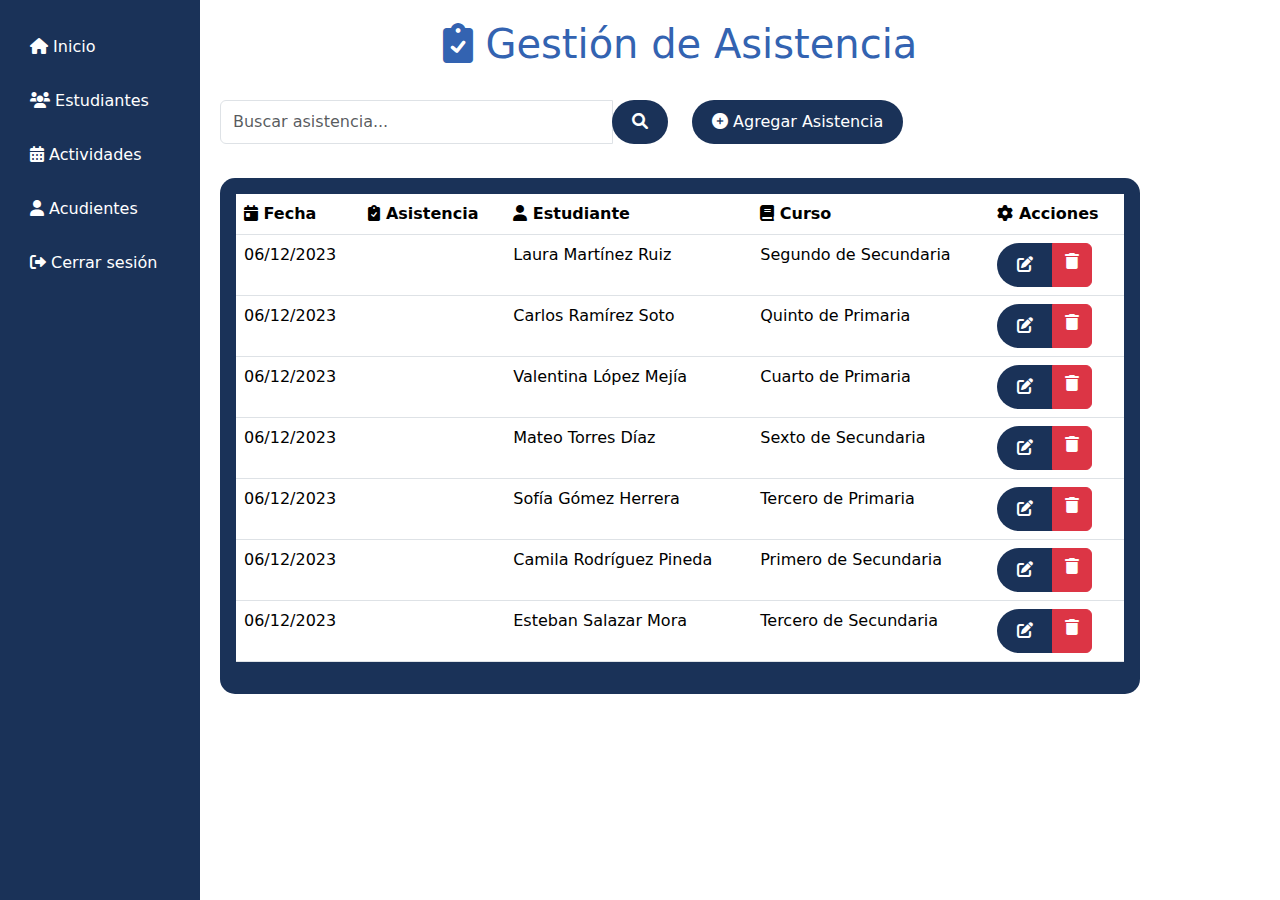
<file: Asistencia.html>
<!DOCTYPE html>
<html lang="es">
<head>
    <meta charset="UTF-8">
    <meta name="viewport" content="width=device-width, initial-scale=1.0">
    <title>Asistencia</title>
    <!-- Bootstrap CSS -->
    <link href="https://cdn.jsdelivr.net/npm/bootstrap@5.3.0/dist/css/bootstrap.min.css" rel="stylesheet">
    <!-- Font Awesome -->
    <link rel="stylesheet" href="https://cdnjs.cloudflare.com/ajax/libs/font-awesome/6.0.0/css/all.min.css">
    <!-- CSS Personalizado -->
    <link rel="stylesheet" href="styles.css">
</head>
<body>
    <div class="container-fluid">
        <div class="row">
            <!-- Barra de Navegación -->
            <div class="col-md-3 sidebar">
                <nav class="nav flex-column">
                    <a class="nav-link" href="index.html"><i class="fas fa-home"></i> Inicio</a>
                    <a class="nav-link" href="Estudiantes.html"><i class="fas fa-users"></i> Estudiantes</a>
                    <a class="nav-link" href="Actividades.html"><i class="fas fa-calendar-alt"></i> Actividades</a>
                    <a class="nav-link" href="Acudientes.html"><i class="fas fa-user"></i> Acudientes</a>
                    <a class="nav-link" href="Login.html"><i class="fas fa-sign-out-alt"></i> Cerrar sesión</a>
                </nav>
            </div>

            <!-- Contenido Principal -->
            <div class="col-md-9 content">
                <div class="row">
                    <div class="col-12 mb-4">
                        <h1 class="text-center"><i class="fas fa-clipboard-check"></i> Gestión de Asistencia</h1>
                    </div>
                    
                    <!-- Barra de búsqueda y botón de agregar -->
                    <div class="col-12 mb-4">
                        <div class="row">
                            <div class="col-md-6">
                                <div class="input-group">
                                    <input type="text" class="form-control" placeholder="Buscar asistencia...">
                                    <div class="input-group-append">
                                        <button class="btn btn-primary" type="button">
                                            <i class="fas fa-search"></i>
                                        </button>
                                    </div>
                                </div>
                            </div>
                            <div class="col-md-6 text-right">
                                <button type="button" class="btn btn-primary" data-bs-toggle="modal" data-bs-target="#agregarEstudianteModal">
                                    <i class="fas fa-plus-circle"></i> Agregar Asistencia
                                </button>
                            </div>
                        </div>
                    </div>

                    <!-- Tabla de asistencia -->
                    <div class="col-12">
                        <div class="card">
                            <div class="card-body">
                                <div class="table-responsive">
                                    <table class="table table-hover">
                                        <thead class="thead-dark">
                                            <tr>
                                                <th><i class="fas fa-calendar-day"></i> Fecha</th>
                                                <th><i class="fas fa-clipboard-check"></i> Asistencia</th>
                                                <th><i class="fas fa-user"></i> Estudiante</th>
                                                <th><i class="fas fa-book"></i> Curso</th>
                                                <th><i class="fas fa-cog"></i> Acciones</th>
                                            </tr>
                                        </thead>
                                        <tbody>
                                            <!-- Ejemplo de fila -->
                                            <tr>
                                                <td>06/12/2023</td>
                                                <td><span class="badge badge-danger">Ausente</span></td>
                                                <td>Laura Martínez Ruiz</td>
                                                <td>Segundo de Secundaria</td>
                                                <td>
                                                    <div class="btn-group">
                                                        <a href="#" class="btn btn-primary"><i class="fas fa-edit"></i></a>
                                                        <a href="#" class="btn btn-danger"><i class="fas fa-trash"></i></a>
                                                    </div>
                                                </td>
                                            </tr>
                                            <tr>
                                                <td>06/12/2023</td>
                                                <td><span class="badge badge-success">Presente</span></td>
                                                <td>Carlos Ramírez Soto</td>
                                                <td>Quinto de Primaria</td>
                                                <td>
                                                    <div class="btn-group">
                                                        <a href="#" class="btn btn-primary"><i class="fas fa-edit"></i></a>
                                                        <a href="#" class="btn btn-danger"><i class="fas fa-trash"></i></a>
                                                    </div>
                                                </td>
                                            </tr>
                                            <tr>
                                                <td>06/12/2023</td>
                                                <td><span class="badge badge-warning">Retardo</span></td>
                                                <td>Valentina López Mejía</td>
                                                <td>Cuarto de Primaria</td>
                                                <td>
                                                    <div class="btn-group">
                                                        <a href="#" class="btn btn-primary"><i class="fas fa-edit"></i></a>
                                                        <a href="#" class="btn btn-danger"><i class="fas fa-trash"></i></a>
                                                    </div>
                                                </td>
                                            </tr>
                                            <tr>
                                                <td>06/12/2023</td>
                                                <td><span class="badge badge-success">Presente</span></td>
                                                <td>Mateo Torres Díaz</td>
                                                <td>Sexto de Secundaria</td>
                                                <td>
                                                    <div class="btn-group">
                                                        <a href="#" class="btn btn-primary"><i class="fas fa-edit"></i></a>
                                                        <a href="#" class="btn btn-danger"><i class="fas fa-trash"></i></a>
                                                    </div>
                                                </td>
                                            </tr>
                                            <tr>
                                                <td>06/12/2023</td>
                                                <td><span class="badge badge-danger">Ausente</span></td>
                                                <td>Sofía Gómez Herrera</td>
                                                <td>Tercero de Primaria</td>
                                                <td>
                                                    <div class="btn-group">
                                                        <a href="#" class="btn btn-primary"><i class="fas fa-edit"></i></a>
                                                        <a href="#" class="btn btn-danger"><i class="fas fa-trash"></i></a>
                                                    </div>
                                                </td>
                                            </tr>
                                            <tr>
                                                <td>06/12/2023</td>
                                                <td><span class="badge badge-success">Presente</span></td>
                                                <td>Camila Rodríguez Pineda</td>
                                                <td>Primero de Secundaria</td>
                                                <td>
                                                    <div class="btn-group">
                                                        <a href="#" class="btn btn-primary"><i class="fas fa-edit"></i></a>
                                                        <a href="#" class="btn btn-danger"><i class="fas fa-trash"></i></a>
                                                    </div>
                                                </td>
                                            </tr>
                                            <tr>
                                                <td>06/12/2023</td>
                                                <td><span class="badge badge-success">Presente</span></td>
                                                <td>Esteban Salazar Mora</td>
                                                <td>Tercero de Secundaria</td>
                                                <td>
                                                    <div class="btn-group">
                                                        <a href="#" class="btn btn-primary"><i class="fas fa-edit"></i></a>
                                                        <a href="#" class="btn btn-danger"><i class="fas fa-trash"></i></a>
                                                    </div>
                                                </td>
                                            </tr>
                                            
                                            <!-- Agrega más filas con datos de asistencia -->
                                        </tbody>
                                    </table>
                                </div>
                            </div>
                        </div>
                    </div>
                </div>
            </div>
        </div>
    </div>

    
     <!-- Modal para agregar estudiante -->
     <div class="modal fade" id="agregarEstudianteModal" tabindex="-1" aria-labelledby="agregarEstudianteModalLabel" aria-hidden="true">
        <div class="modal-dialog modal-lg">
            <div class="modal-content">
                <div class="modal-header">
                    <h5 class="modal-title" id="agregarEstudianteModalLabel"><i class="fas fa-plus-circle"></i> Agregar Acudiente</h5>
                    <button type="button" class="btn-close" data-bs-dismiss="modal" aria-label="Cerrar"></button>
                </div>
                <div class="modal-body">
                    <!-- Formulario dentro del modal -->
                    <form>
                        <div class="mb-3">
                            <label for="fechaNacimiento" class="form-label"><i class="fas fa-calendar-day"></i> Fecha de Nacimiento</label>
                            <input type="date" class="form-control" id="fechaNacimiento" required>
                        </div>  
                        <div class="mb-3">
                            <label for="nombre" class="form-label"><i class="fas fa-clipboard-check"></i> Asistencia</label>
                            <input type="text" class="form-control" id="nombre" placeholder="Ingresa la asistencia" required>
                        </div>
                        <div class="mb-3">
                            <label for="apellido" class="form-label"><i class="fas fa-user"></i> Estudiante</label>
                            <input type="text" class="form-control" id="apellido" placeholder="Ingresa el estudiante" required>
                        </div>
                        <div class="mb-3">
                            <label for="fechaNacimiento" class="form-label"><i class="fas fa-book"></i> Curso</label>
                            <input type="text" class="form-control" id="apellido" placeholder="Ingresa el curso" required>
                        </div>

                <div class="modal-footer">
                    <button type="button" class="btn btn-secondary" data-bs-dismiss="modal">Cerrar</button>
                    <button type="button" class="btn btn-primary">Guardar</button>
                </div>
            </div>
        </div>
    </div>


    <!-- Bootstrap JS -->
    <script src="https://cdn.jsdelivr.net/npm/bootstrap@5.3.0/dist/js/bootstrap.bundle.min.js"></script>
</body>
</html>
</file>
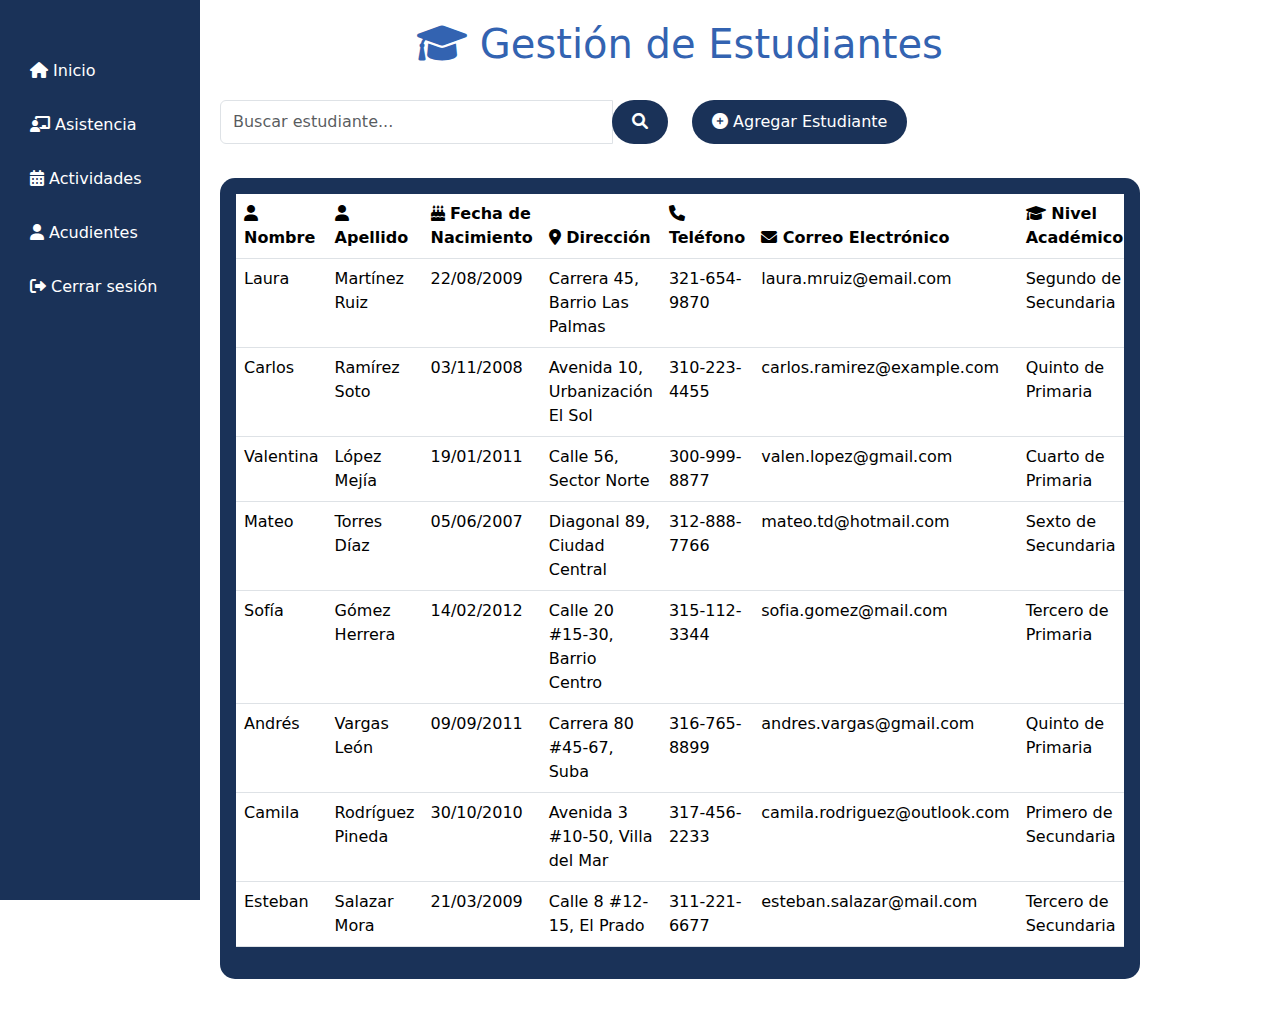
<file: Estudiantes.html>
<!DOCTYPE html>
<html lang="es">
<head>
    <meta charset="UTF-8">
    <meta name="viewport" content="width=device-width, initial-scale=1.0">
    <title>Estudiantes</title>
    <!-- Bootstrap CSS -->
    <link href="https://cdn.jsdelivr.net/npm/bootstrap@5.3.0/dist/css/bootstrap.min.css" rel="stylesheet">
    <!-- Font Awesome -->
    <link rel="stylesheet" href="https://cdnjs.cloudflare.com/ajax/libs/font-awesome/6.0.0/css/all.min.css">
    <!-- CSS Personalizado -->
    <link rel="stylesheet" href="styles.css">
</head>
<body>
    <div class="container-fluid">
        <div class="row">
            <!-- Barra de Navegación -->
            <div class="col-md-3 sidebar2">
              
            <h3 class="mb-4"></h3>
                <nav class="nav flex-column">
                    <a class="nav-link" href="index.html"><i class="fas fa-home"></i> Inicio</a>
                    <a class="nav-link" href="Asistencia.html"><i class="fas fa-chalkboard-teacher"></i> Asistencia</a>
                    <a class="nav-link" href="Actividades.html"><i class="fas fa-calendar-alt"></i> Actividades</a>
                    <a class="nav-link" href="Acudientes.html"><i class="fas fa-user"></i> Acudientes</a>
                    <a class="nav-link" href="index.html"><i class="fas fa-sign-out-alt"></i> Cerrar sesión</a>
                </nav>
            </div>

            <!-- Contenido Principal -->
            <div class="col-md-9 content">
                <div class="row">
                    <div class="col-12 mb-4">
                        <h1 class="text-center"><i class="fas fa-graduation-cap"></i> Gestión de Estudiantes</h1>
                    </div>
                    
                    <!-- Barra de búsqueda y botón de agregar -->
                    <div class="col-12 mb-4">
                        <div class="row">
                            <div class="col-md-6 ">
                                <div class="input-group">
                                    <input type="text" class="form-control" placeholder="Buscar estudiante...">
                                    <div class="input-group-append">
                                        <button class="btn btn-primary" data-bs-toggle="modal" data-bs-target="#agregarEstudianteModal" " type="button">
                                            <i class="fas fa-search"></i>
                                        </button>
                                    </div>
                                </div>
                            </div>
                            <div class="col-md-6 text-right ">
                                <button type="button" class="btn btn-primary" data-bs-toggle="modal" data-bs-target="#agregarEstudianteModal">
                                    <i class="fas fa-plus-circle"></i> Agregar Estudiante
                                </button>
                                
                            </div>
                        </div>
                    </div>

                    <!-- Tabla de estudiantes -->
                    <div class="col-12">
                        <div class="card">
                            <div class="card-body">
                                <div class="table-responsive">
                                    <table class="table table-hover">
                                        <thead class="thead-dark">
                                            <tr>
                                                <th><i class="fas fa-user"></i> Nombre</th>
                                                <th><i class="fas fa-user"></i> Apellido</th>
                                                <th><i class="fas fa-birthday-cake"></i> Fecha de Nacimiento</th>
                                                <th><i class="fas fa-map-marker-alt"></i> Dirección</th>
                                                <th><i class="fas fa-phone"></i> Teléfono</th>
                                                <th><i class="fas fa-envelope"></i> Correo Electrónico</th>
                                                <th><i class="fas fa-graduation-cap"></i> Nivel Académico</th>
                                                <th><i class="fas fa-cog"></i> Acciones</th>
                                            </tr>
                                        </thead>
                                        <tbody>
                                            <!-- Ejemplo de fila -->
                                            <tr>
                                                <td>Laura</td>
                                                <td>Martínez Ruiz</td>
                                                <td>22/08/2009</td>
                                                <td>Carrera 45, Barrio Las Palmas</td>
                                                <td>321-654-9870</td>
                                                <td>laura.mruiz@email.com</td>
                                                <td>Segundo de Secundaria</td>
                                                <td>
                                                    <div class="btn-group">
                                                        <a href="#" class="btn btn-primary"><i class="fas fa-edit"></i></a>
                                                        <a href="#" class="btn btn-danger"><i class="fas fa-trash"></i></a>
                                                    </div>
                                                </td>
                                            </tr>
                                            <tr>
                                                <td>Carlos</td>
                                                <td>Ramírez Soto</td>
                                                <td>03/11/2008</td>
                                                <td>Avenida 10, Urbanización El Sol</td>
                                                <td>310-223-4455</td>
                                                <td>carlos.ramirez@example.com</td>
                                                <td>Quinto de Primaria</td>
                                                <td>
                                                    <div class="btn-group">
                                                        <a href="#" class="btn btn-primary"><i class="fas fa-edit"></i></a>
                                                        <a href="#" class="btn btn-danger"><i class="fas fa-trash"></i></a>
                                                    </div>
                                                </td>
                                            </tr>
                                            <tr>
                                                <td>Valentina</td>
                                                <td>López Mejía</td>
                                                <td>19/01/2011</td>
                                                <td>Calle 56, Sector Norte</td>
                                                <td>300-999-8877</td>
                                                <td>valen.lopez@gmail.com</td>
                                                <td>Cuarto de Primaria</td>
                                                <td>
                                                    <div class="btn-group">
                                                        <a href="#" class="btn btn-primary"><i class="fas fa-edit"></i></a>
                                                        <a href="#" class="btn btn-danger"><i class="fas fa-trash"></i></a>
                                                    </div>
                                                </td>
                                            </tr>
                                            <tr>
                                                <td>Mateo</td>
                                                <td>Torres Díaz</td>
                                                <td>05/06/2007</td>
                                                <td>Diagonal 89, Ciudad Central</td>
                                                <td>312-888-7766</td>
                                                <td>mateo.td@hotmail.com</td>
                                                <td>Sexto de Secundaria</td>
                                                <td>
                                                    <div class="btn-group">
                                                        <a href="#" class="btn btn-primary"><i class="fas fa-edit"></i></a>
                                                        <a href="#" class="btn btn-danger"><i class="fas fa-trash"></i></a>
                                                    </div>
                                                </td>
                                            </tr>
                                            <tr>
                                                <td>Sofía</td>
                                                <td>Gómez Herrera</td>
                                                <td>14/02/2012</td>
                                                <td>Calle 20 #15-30, Barrio Centro</td>
                                                <td>315-112-3344</td>
                                                <td>sofia.gomez@mail.com</td>
                                                <td>Tercero de Primaria</td>
                                                <td>
                                                    <div class="btn-group">
                                                        <a href="#" class="btn btn-primary"><i class="fas fa-edit"></i></a>
                                                        <a href="#" class="btn btn-danger"><i class="fas fa-trash"></i></a>
                                                    </div>
                                                </td>
                                            </tr>
                                            <tr>
                                                <td>Andrés</td>
                                                <td>Vargas León</td>
                                                <td>09/09/2011</td>
                                                <td>Carrera 80 #45-67, Suba</td>
                                                <td>316-765-8899</td>
                                                <td>andres.vargas@gmail.com</td>
                                                <td>Quinto de Primaria</td>
                                                <td>
                                                    <div class="btn-group">
                                                        <a href="#" class="btn btn-primary"><i class="fas fa-edit"></i></a>
                                                        <a href="#" class="btn btn-danger"><i class="fas fa-trash"></i></a>
                                                    </div>
                                                </td>
                                            </tr>
                                            <tr>
                                                <td>Camila</td>
                                                <td>Rodríguez Pineda</td>
                                                <td>30/10/2010</td>
                                                <td>Avenida 3 #10-50, Villa del Mar</td>
                                                <td>317-456-2233</td>
                                                <td>camila.rodriguez@outlook.com</td>
                                                <td>Primero de Secundaria</td>
                                                <td>
                                                    <div class="btn-group">
                                                        <a href="#" class="btn btn-primary"><i class="fas fa-edit"></i></a>
                                                        <a href="#" class="btn btn-danger"><i class="fas fa-trash"></i></a>
                                                    </div>
                                                </td>
                                            </tr>
                                            <tr>
                                                <td>Esteban</td>
                                                <td>Salazar Mora</td>
                                                <td>21/03/2009</td>
                                                <td>Calle 8 #12-15, El Prado</td>
                                                <td>311-221-6677</td>
                                                <td>esteban.salazar@mail.com</td>
                                                <td>Tercero de Secundaria</td>
                                                <td>
                                                    <div class="btn-group">
                                                        <a href="#" class="btn btn-primary"><i class="fas fa-edit"></i></a>
                                                        <a href="#" class="btn btn-danger"><i class="fas fa-trash"></i></a>
                                                    </div>
                                                </td>
                                            </tr>
                                            
                                            <!-- Agrega más filas con datos de estudiantes -->
                                        </tbody>
                                    </table>
                                </div>
                            </div>
                        </div>
                    </div>
                </div>
            </div>
        </div>
    </div>

     <!-- Modal para agregar estudiante -->
     <div class="modal fade" id="agregarEstudianteModal" tabindex="-1" aria-labelledby="agregarEstudianteModalLabel" aria-hidden="true">
        <div class="modal-dialog modal-lg">
            <div class="modal-content">
                <div class="modal-header">
                    <h5 class="modal-title" id="agregarEstudianteModalLabel"><i class="fas fa-plus-circle"></i> Agregar Estudiante</h5>
                    <button type="button" class="btn-close" data-bs-dismiss="modal" aria-label="Cerrar"></button>
                </div>
                <div class="modal-body">
                    <!-- Formulario dentro del modal -->
                    <form>
                        <div class="mb-3">
                            <label for="nombre" class="form-label"><i class="fas fa-user"></i> Nombre</label>
                            <input type="text" class="form-control" id="nombre" placeholder="Ingresa el nombre" required>
                        </div>
                        <div class="mb-3">
                            <label for="apellido" class="form-label"><i class="fas fa-user"></i> Apellido</label>
                            <input type="text" class="form-control" id="apellido" placeholder="Ingresa el apellido" required>
                        </div>
                        <div class="mb-3">
                            <label for="fechaNacimiento" class="form-label"><i class="fas fa-birthday-cake"></i> Fecha de Nacimiento</label>
                            <input type="date" class="form-control" id="fechaNacimiento" required>
                        </div>
                        <div class="mb-3">
                            <label for="direccion" class="form-label"><i class="fas fa-map-marker-alt"></i> Dirección</label>
                            <input type="text" class="form-control" id="direccion" placeholder="Ingresa la dirección" required>
                        </div>
                        <div class="mb-3">
                            <label for="telefono" class="form-label"><i class="fas fa-phone"></i> Teléfono</label>
                            <input type="tel" class="form-control" id="telefono" placeholder="Ingresa el teléfono" required>
                        </div>
                        <div class="mb-3">
                            <label for="correo" class="form-label"><i class="fas fa-envelope"></i> Correo Electrónico</label>
                            <input type="email" class="form-control" id="correo" placeholder="Ingresa el correo electrónico" required>
                        </div>
                        <div class="form-group">
                            <label for="correo" class="form-label"><i class="fas fa-graduation-cap"></i> Nivel Académico</label>
                            <select class="form-control" required>
                                <option value="">Seleccione un nivel</option>
                                <option>Primero de Primaria</option>
                                <option>Segundo de Primaria</option>
                                <option>Tercero de Primaria</option>
                                <option>Cuarto de Primaria</option>
                                <option>Quinto de Primaria</option>
                                <option>Primero de Secundaria</option>
                                <option>Segundo de Secundaria</option>
                                <option>Tercero de Secundaria</option>
                                <option>Medio</option>
                            </select>
                        </div>
                    </form>
                </div>
                <div class="modal-footer">
                    <button type="button" class="btn btn-secondary" data-bs-dismiss="modal">Cerrar</button>
                    <button type="button" class="btn btn-primary">Guardar</button>
                </div>
            </div>
        </div>
    </div>
    <!-- Bootstrap JS -->
    <script src="https://cdn.jsdelivr.net/npm/bootstrap@5.3.0/dist/js/bootstrap.bundle.min.js"></script>
</body>
</html>
</file>
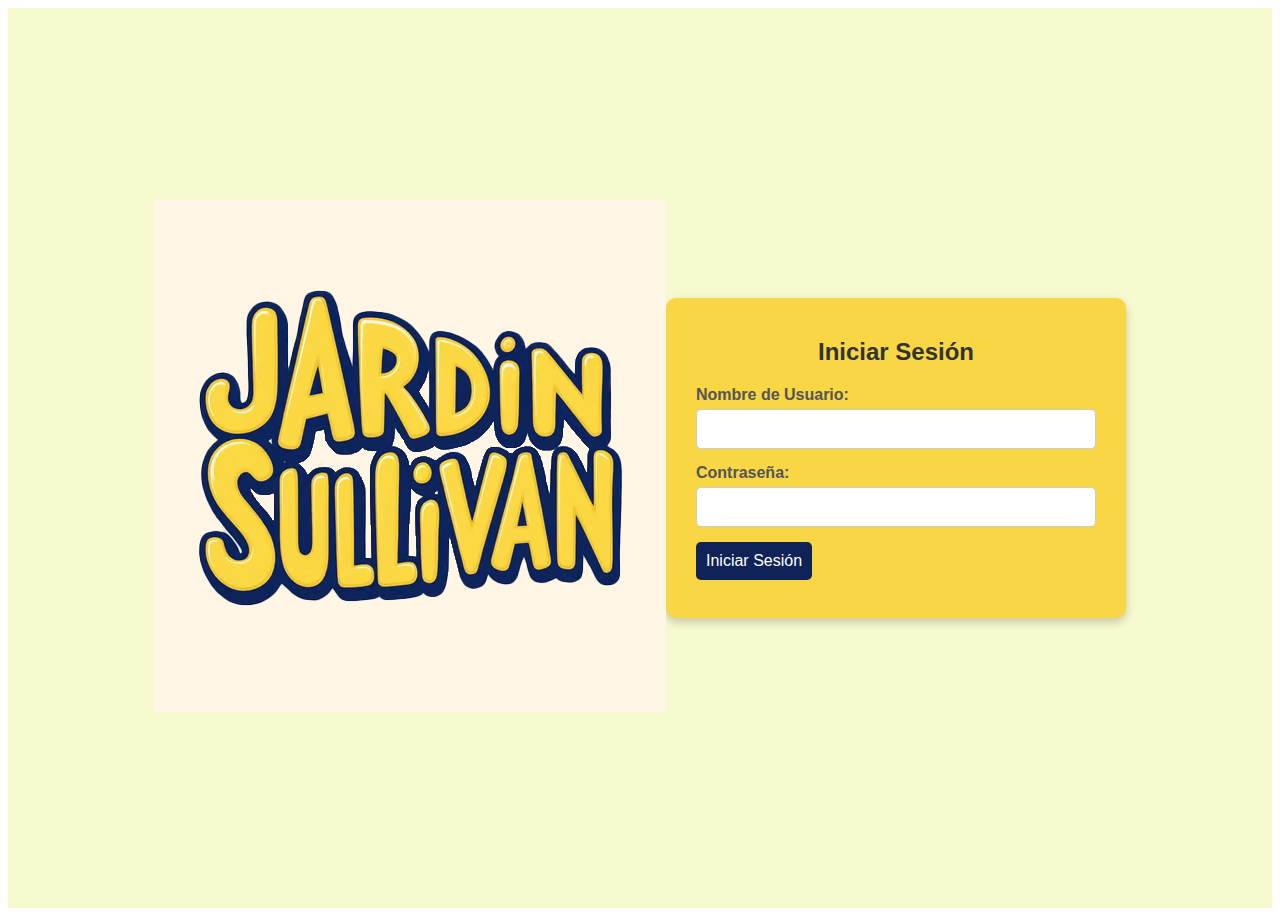
<file: Login.html>
<!DOCTYPE html>
<html lang="en">
<head>
    <meta charset="UTF-8">
    <meta name="viewport" content="width=device-width, initial-scale=1.0">
    <title>Document</title>
    <link rel="stylesheet" href="/styles.css">
</head>
<body>
    <section class="login">
    <div class="logo">
        <img src="Imagen/logojardin.jpg" alt="logo-jardin">
    </div>
    <div class="login-container">
        <h2>Iniciar Sesión</h2>
        <form action="Estudiantes.html">
            <label for="nombre_usuario">Nombre de Usuario:</label>
            <input type="text" name="username" id="nombre_usuario" required>
            <label for="contraseña">Contraseña:</label>
            <input type="password" name="password" id="contraseña" required>
            <a href="Estudiantes.html"><button >Iniciar Sesión</button></a>
        </form>
        </div>
</section>
</body>
</html>
</file>
<file: styles.css>
/* Estilos generales */
:root
{
    --color-azul: #1A3258;

}
body {
    background-size: cover;
    background-position: center;
    background-attachment: fixed;
    color: #3363b1;
}

/* Sidebar */
.sidebar {
    background-color: #1A3258; /* Menos opacidad en el sidebar */
    height: 100vh;
    padding: 20px;
    width: 200px;
    min-width: 180px;
    max-width: 250px;
    backdrop-filter: blur(5px);
}
.sidebar2 {
    background-color: #1A3258; /* Menos opacidad en el sidebar */
    height: 100vh;
    padding: 20px;
    width: 200px;
    min-width: 180px;
    max-width: 250px;
    backdrop-filter: blur(5px);
}

/* Enlaces de navegación */
.nav-link {
    color: rgb(255, 255, 255) !important;
    padding: 10px;
    margin: 5px 0;
    border-radius: 8px;
    transition: all 0.3s;
}

.nav-link:hover {
    background-color: rgba(52, 52, 52, 0.8);
}

/* Contenido principal */
.content {
    padding: 20px;
}

/* Tarjetas */
.card {
    background-color: #1A3258; /* Menos opacidad en las cards */
    border: none;
    border-radius: 15px;
    margin: 10px 0;
}

/* Títulos de las tarjetas */
.card-title {
    color: #1A3258;
    text-shadow: 1px 1px 2px rgba(0,0,0,0.5); /* Sombra para el título de las cards */
}

/* Botones */
.btn-primary {
    background-color: #1A3258;
    border: none;
    padding: 10px 20px;
    border-radius: 25px;
}

.btn-primary:hover {
    background-color: #1A3258;
}
 
.button-azul {
    background-color: #1A3258;
    color: rgb(255, 255, 255);
    border: none;
    padding: 10px 20px;
    border-radius: 25px;
    margin: 10px 0;
    transition: all 0.3s;
}


.login-container {
    background-color: #f9d644;
    border-radius: 10px;
    box-shadow: 0 4px 10px rgba(0, 0, 0, 0.2);
    padding: 20px 30px;
    max-width: 400px;
    width: 100%;
    height: fit-content;
}

.login-container h2 {
    text-align: center;
    color: #333333;
    margin-bottom: 20px;
}

.login-container form {
    display: flex;
    flex-direction: column;
}

.login-container label {
    font-weight: bold;
    margin-bottom: 5px;
    color: #555555;
}

.login-container input {
    border: 1px solid #cccccc;
    border-radius: 5px;
    padding: 10px;
    margin-bottom: 15px;
    font-size: 16px;
}

.login-container button {
    background-color: #0f2358;
    color: #ffffff;
    border: none;
    border-radius: 5px;
    padding: 10px;
    font-size: 16px;
    cursor: pointer;
}

.login-container button:hover {
    background-color: #0f2358;
}

.login-container p {
    text-align: center;
    color: #666666;
    margin-top: 10px;
}

.login-container p a {
    color: #004d40;
    text-decoration: none;
    font-weight: bold;
}

.login-container p a:hover {
    text-decoration: underline;
}
.logo{
    position: relative;
   right:10%;

}

.login
{
    font-family: 'Montserrat', sans-serif;
    display: flex;
    justify-content: center;
    align-items: center;
    height: 100vh;
    margin: 0;
    background-color: #f7f9ce;
}
</file>
